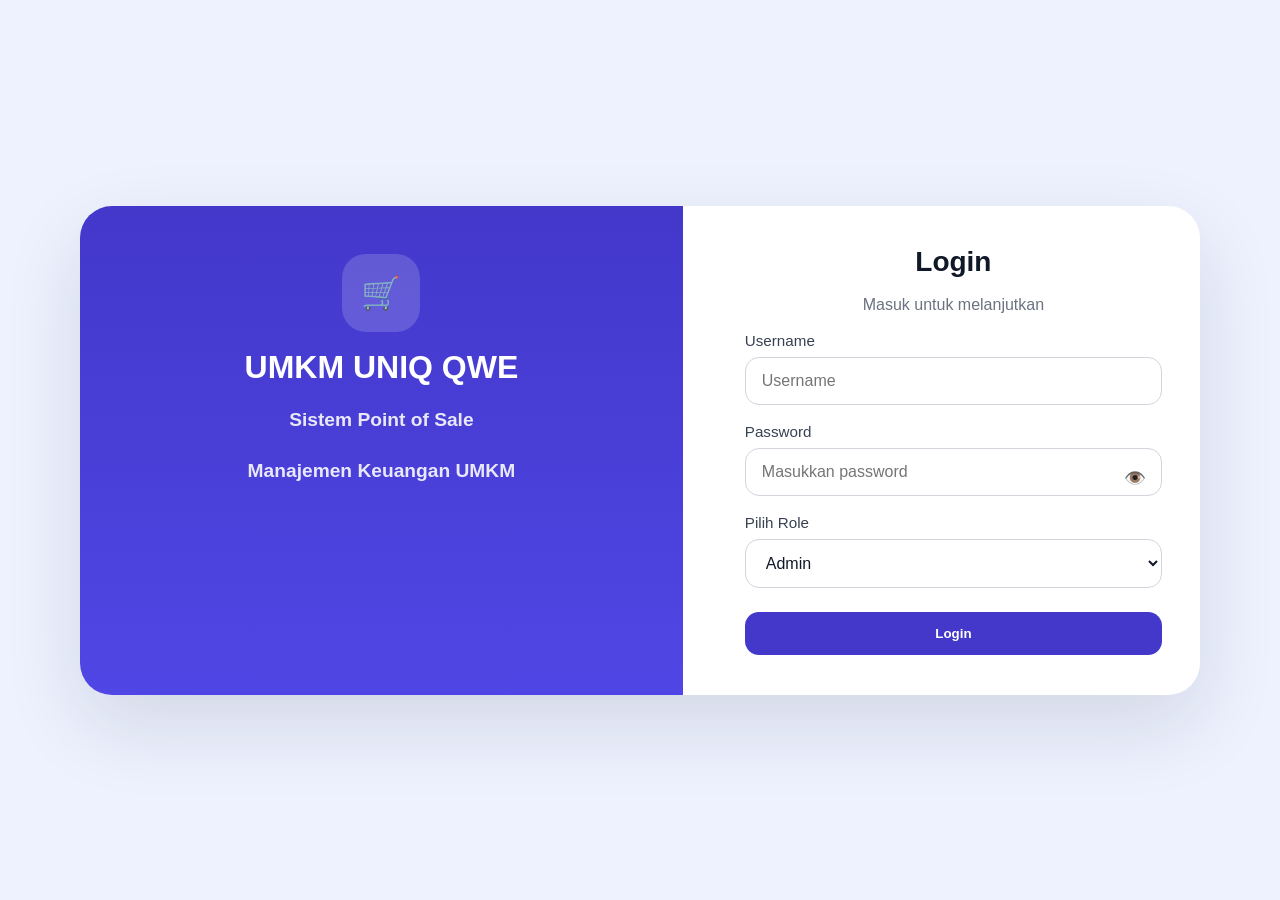
<file: index.html>
<!DOCTYPE html>
<html lang="id">
<head>
<meta charset="UTF-8">
<meta name="viewport" content="width=device-width, initial-scale=1.0">
<title>UMKM UNIQ QWE</title>
<link rel="stylesheet" href="assets/css/login.css">
</head>
<body>
<div class="page-wrap">
  <section class="hero-panel">
    <div class="hero-brand">
      <div class="hero-icon">🛒</div>
      <h1>UMKM UNIQ QWE</h1>
      <p class="hero-tagline">Sistem Point of Sale</p>
      <p class="hero-tagline">Manajemen Keuangan UMKM</p>
    </div>

    <div class="hero-copy">
      
    </div>

    <div class="hero-badges">
    
    </div>
  </section>

  <main class="login-card">
    <h2>Login</h2>
    <p>Masuk untuk melanjutkan</p>

    <label>
      <span>Username</span>
      <input type="text" id="username" placeholder="Username">
    </label>

    <label>
      <span>Password</span>
      <div class="password-wrapper">
        <input type="password" id="password" placeholder="Masukkan password">
        <button type="button" class="toggle-password" onclick="togglePassword()" aria-label="Tampilkan password">👁️</button>
      </div>
    </label>

    <label>
      <span>Pilih Role</span>
      <select id="role">
        <option value="admin">Admin</option>
        <option value="kasir">Kasir</option>
        <option value="ceo">CEO</option>
      </select>
    </label>

    <button onclick="login()">Login</button>
  </main>
</div>

<script src="assets/js/data.js"></script>
<script src="assets/js/auth.js"></script>
</body>
</html>
</file>
<file: assets/css/login.css>
*{
margin:0;
padding:0;
box-sizing:border-box;
font-family:'Segoe UI',sans-serif;
}

body{
min-height:100vh;
background:#eef2ff;
display:grid;
place-items:center;
padding:24px;
}

.page-wrap{
width:min(1120px,100%);
display:grid;
grid-template-columns:1.1fr .9fr;
gap:24px;
background:#fff;
border-radius:32px;
overflow:hidden;
box-shadow:0 30px 80px rgba(15,23,42,.12);
}

.hero-panel{
padding:48px 44px;
background:linear-gradient(180deg,#4338ca,#4f46e5);
color:#fff;
display:flex;
flex-direction:column;
gap:30px;
}

.hero-brand{
display:flex;
flex-direction:column;
align-items:center;
gap:18px;
text-align:center;
}

.hero-icon{
width:78px;
height:78px;
display:grid;
place-items:center;
font-size:32px;
background:rgba(255,255,255,.16);
border-radius:24px;
}

.hero-brand h1{
font-size:2rem;
line-height:1.1;
margin:0;
}

.hero-panel p{
max-width:420px;
line-height:1.75;
color:rgba(255,255,255,.88);
}

.hero-tagline{
font-size:1.2rem;
font-weight:600;
line-height:1.4;
margin:0;
}

.hero-copy h2{
font-size:1.85rem;
line-height:1.2;
}

.hero-badges{
display:flex;
gap:10px;
flex-wrap:wrap;
}

.hero-badges span{
background:rgba(255,255,255,.12);
padding:10px 14px;
border-radius:999px;
font-size:0.9rem;
}

.login-card{
padding:40px 38px;
display:flex;
flex-direction:column;
gap:18px;
}

.login-card h2{
font-size:1.75rem;
color:#111827;
text-align:center;
}

.login-card p{
color:#6b7280;
text-align:center;
}

.login-card label{
display:flex;
flex-direction:column;
gap:8px;
font-size:0.95rem;
color:#374151;
}

input,
select{
width:100%;
padding:14px 16px;
border:1px solid #d1d5db;
border-radius:14px;
background:#fff;
font-size:1rem;
color:#111827;
}

.password-wrapper{
position:relative;
}

.password-wrapper input{
padding-right:48px;
}

.toggle-password{
position:absolute;
top:50%;
right:12px;
transform:translateY(-50%);
border:none;
background:transparent;
cursor:pointer;
font-size:1.1rem;
color:#4b5563;
padding:4px;
}

.toggle-password:focus{
outline:none;
}

button{
margin-top:6px;
padding:14px 16px;
border:none;
border-radius:14px;
background:#4338ca;
color:white;
font-weight:700;
cursor:pointer;
transition:background .2s ease;
}

button:hover{
background:#3730a3;
}

@media(max-width:960px){
.page-wrap{grid-template-columns:1fr;}
.hero-panel{padding:32px;}
.login-card{padding:32px;}
}
</file>
<file: assets/css/admin.css>
*{
margin:0;
padding:0;
box-sizing:border-box;
font-family:'Segoe UI',sans-serif;
}

body{
background:#eef2ff;
min-height:100vh;
}

.admin-app{
display:grid;
grid-template-columns:260px 1fr;
min-height:100vh;
}

.sidebar{
padding:32px 24px;
background:#1f2937;
color:#fff;
display:flex;
flex-direction:column;
gap:28px;
}

.brand-wrap h1{
font-size:1.7rem;
margin-bottom:6px;
}

.brand-wrap p{
color:#a5b4fc;
}

.nav-menu{
display:flex;
flex-direction:column;
gap:12px;
}

.nav-menu a{
padding:14px 18px;
border-radius:14px;
color:#d1d5db;
text-decoration:none;
cursor:pointer;
transition:background .2s ease,color .2s ease;
}

.nav-menu a.active,
.nav-menu a:hover{
background:#3730a3;
color:#fff;
}

.nav-menu button{
padding:14px 18px;
border:none;
border-radius:14px;
background:#ef4444;
color:white;
cursor:pointer;
font-weight:700;
}

.admin-main{
padding:28px 32px;
}

.topbar{
display:flex;
justify-content:space-between;
align-items:flex-start;
gap:20px;
margin-bottom:28px;
}

.topbar h2{
font-size:1.9rem;
}

.topbar p{
color:#6b7280;
margin-top:10px;
}

.user-chip{
padding:12px 18px;
background:#e0e7ff;
border-radius:999px;
font-weight:700;
color:#1e3a8a;
}

.stats-grid{
display:grid;
grid-template-columns:repeat(3,minmax(0,1fr));
gap:20px;
margin-bottom:24px;
}

.stat-card{
padding:22px;
border-radius:24px;
color:white;
box-shadow:0 20px 40px rgba(15,23,42,.08);
}

.stat-card span{
display:block;
margin-bottom:12px;
opacity:.9;
}

.stat-card h3{
font-size:2rem;
}

.stat-card.blue{background:#4338ca;}
.stat-card.green{background:#10b981;}
.stat-card.orange{background:#f59e0b;}

.content-grid{
display:grid;
grid-template-columns:1.1fr 1fr;
gap:24px;
}

.form-box,
.table-box{
background:#fff;
padding:24px;
border-radius:28px;
box-shadow:0 20px 40px rgba(15,23,42,.06);
}

.box-head{
display:flex;
justify-content:space-between;
align-items:center;
gap:18px;
margin-bottom:20px;
}

.box-head h3{
font-size:1.1rem;
}

.box-head input{
width:220px;
}

label{
display:flex;
flex-direction:column;
gap:10px;
margin-bottom:16px;
font-size:0.95rem;
color:#334155;
}

input,
select{
width:100%;
padding:14px 16px;
border:1px solid #cbd5e1;
border-radius:16px;
background:#f8fafc;
}

.row-input{
display:grid;
grid-template-columns:1fr 1fr;
gap:16px;
}

button{
padding:14px 18px;
border:none;
border-radius:16px;
background:#4338ca;
color:white;
font-weight:700;
cursor:pointer;
transition:transform .2s ease,background .2s ease;
}

button:hover{
background:#3730a3;
transform:translateY(-1px);
}

.table-scroll{
overflow-x:auto;
}

table{
width:100%;
border-collapse:collapse;
}

th,td{
padding:14px 16px;
border-bottom:1px solid #e2e8f0;
text-align:left;
}

th{
background:#eef2ff;
color:#1f2937;
position:sticky;
top:0;
}

@media(max-width:1100px){
.admin-app{grid-template-columns:1fr;}
.content-grid{grid-template-columns:1fr;}
.stats-grid{grid-template-columns:1fr;}
}
</file>
<file: assets/css/kasir.css>
*{
margin:0;
padding:0;
box-sizing:border-box;
font-family:'Segoe UI',sans-serif;
}

body{
background:#eef2ff;
min-height:100vh;
}

.kasir-app{
display:grid;
grid-template-columns:240px 1fr;
min-height:100vh;
}

.sidebar{
padding:32px 20px;
background:#111827;
color:#fff;
display:flex;
flex-direction:column;
gap:26px;
}

.brand h1{
font-size:1.8rem;
}

.brand p{
color:#a5b4fc;
}

.menu{
display:flex;
flex-direction:column;
gap:10px;
}

.menu a{
padding:14px 16px;
border-radius:16px;
color:#c7d2fe;
text-decoration:none;
transition:background .2s ease;
}

.menu a.active,
.menu a:hover{
background:#4338ca;
color:#fff;
}

.kasir-main{
padding:28px 32px;
}

.kasir-header{
display:flex;
justify-content:space-between;
align-items:center;
gap:20px;
margin-bottom:24px;
}

.kasir-header h2{
font-size:1.85rem;
}

.kasir-header p{
color:#6b7280;
}

.kasir-header button{
padding:12px 18px;
border:none;
border-radius:12px;
background:#ef4444;
color:#fff;
cursor:pointer;
}

.kasir-grid{
display:grid;
grid-template-columns:1fr 1.4fr;
gap:24px;
}

.product-panel,
.cart-panel{
min-height:560px;
}

.panel-head{
margin-bottom:18px;
}

.panel-head h3{
font-size:1.2rem;
}

.product-panel,
.cart-panel{
background:#fff;
padding:24px;
border-radius:28px;
box-shadow:0 24px 60px rgba(15,23,42,.08);
}

.product-grid{
display:grid;
grid-template-columns:repeat(auto-fill,minmax(180px,1fr));
gap:18px;
}

.product-card{
border:1px solid #e2e8f0;
padding:18px;
border-radius:20px;
display:flex;
flex-direction:column;
gap:10px;
}

.product-card h4{
font-size:1rem;
}

.product-card p{
color:#475569;
font-size:0.95rem;
}

.product-card button{
margin-top:auto;
padding:12px 16px;
border:none;
border-radius:14px;
background:#4338ca;
color:#fff;
cursor:pointer;
}

.table-wrap{
overflow-x:auto;
}

table{
width:100%;
border-collapse:collapse;
}

th,td{
padding:14px 16px;
border-bottom:1px solid #e2e8f0;
}

th{
background:#eef2ff;
color:#1f2937;
}

.summary{
display:grid;
grid-template-columns:1fr 1fr;
gap:16px;
margin:20px 0;
}

.summary div{
background:#f8fafc;
padding:18px;
border-radius:18px;
}

.summary span{
display:block;
color:#64748b;
margin-bottom:8px;
}

.summary strong{
display:block;
font-size:1.25rem;
color:#111827;
}

.cart-actions{
display:flex;
gap:14px;
flex-wrap:wrap;
}

.cart-actions button{
flex:1;
padding:14px 16px;
border:none;
border-radius:16px;
font-weight:700;
cursor:pointer;
}

button.secondary{
background:#fff;
color:#111827;
border:1px solid #cbd5e1;
}

.cart-panel button.secondary:hover{
background:#f8fafc;
}

@media(max-width:1100px){
.kasir-app{grid-template-columns:1fr;}
.kasir-grid{grid-template-columns:1fr;}
}
</file>
